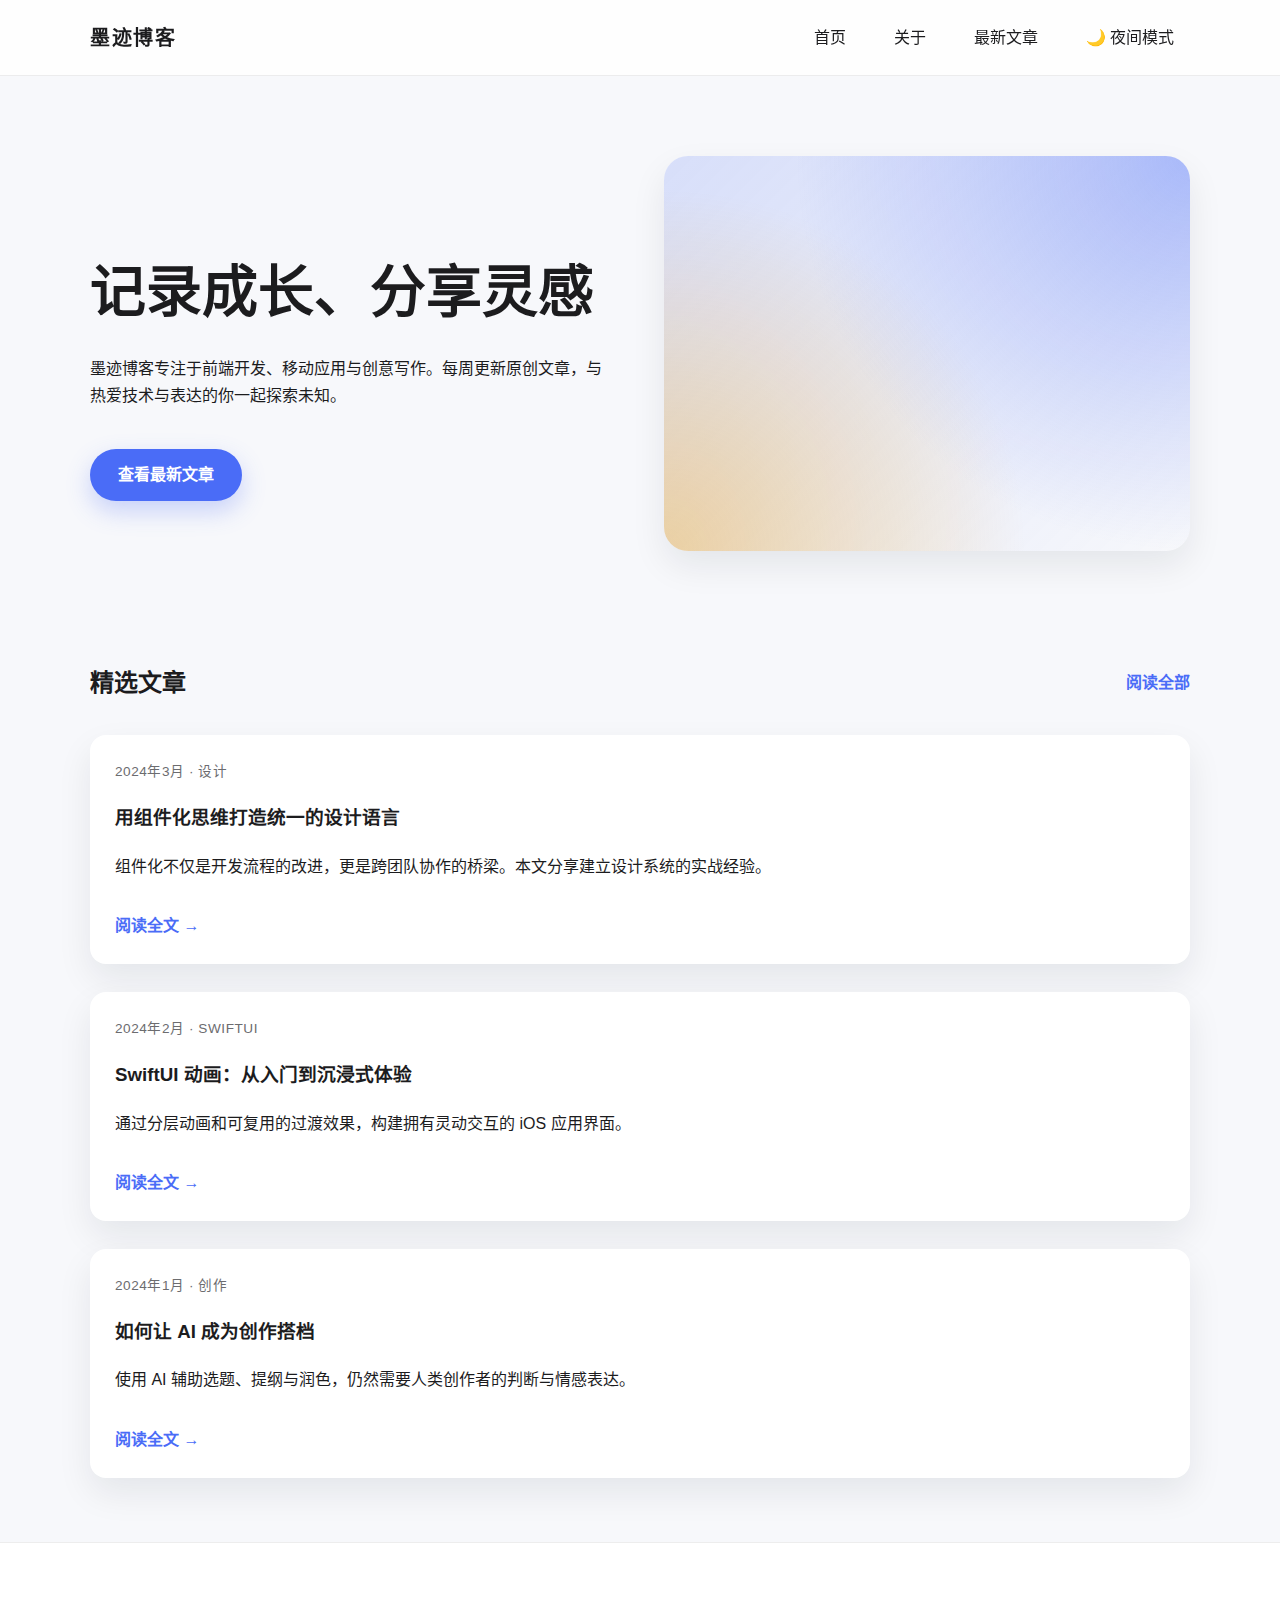
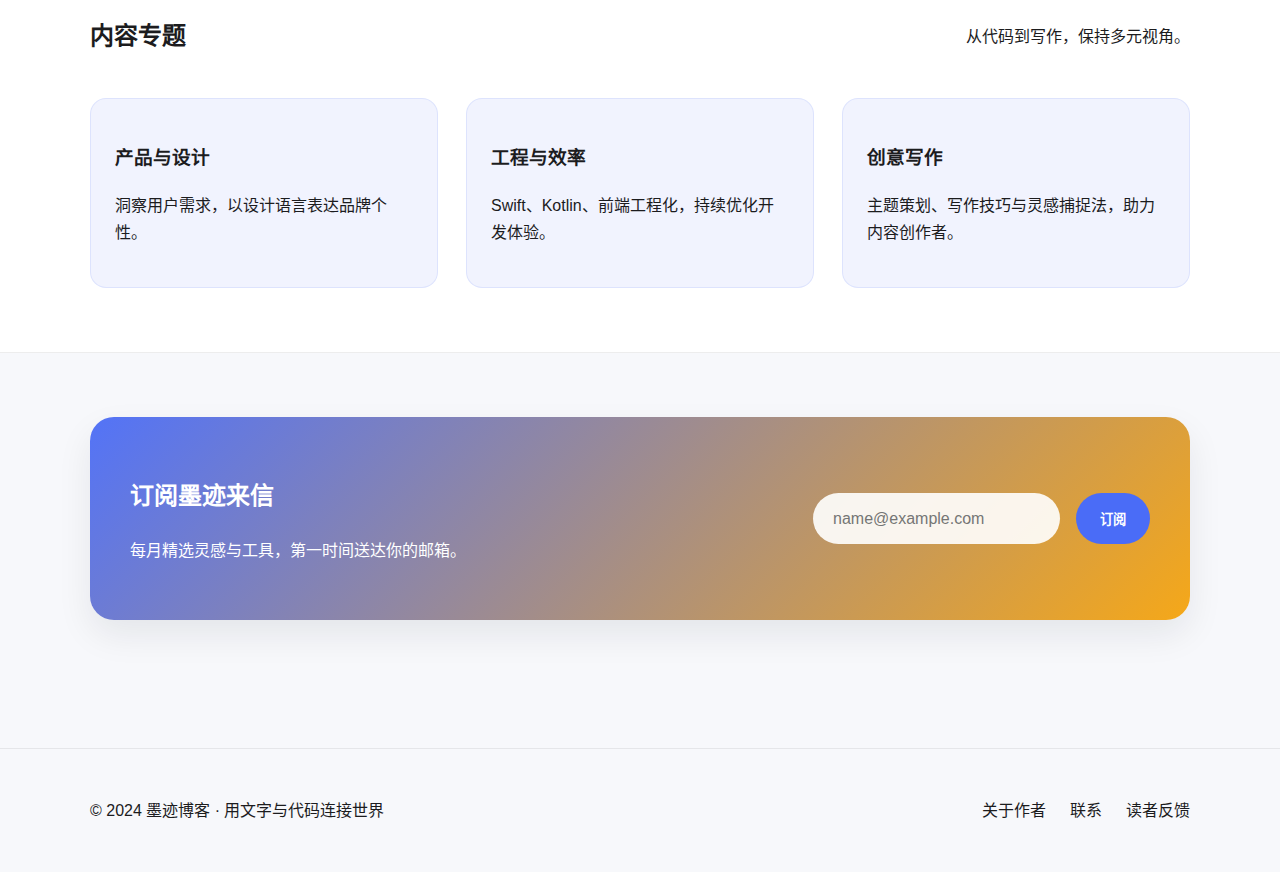
<file: BlogSite/index.html>
<!DOCTYPE html>
<html lang="zh-CN">
<head>
    <meta charset="UTF-8">
    <meta name="viewport" content="width=device-width, initial-scale=1.0">
    <title>墨迹博客 | 记录思想与灵感</title>
    <link rel="stylesheet" href="styles.css">
    <script defer src="script.js"></script>
</head>
<body>
    <header class="site-header">
        <div class="container">
            <a class="logo" href="index.html">墨迹博客</a>
            <nav class="site-nav" aria-label="主导航">
                <button class="nav-toggle" aria-expanded="false" aria-controls="primary-menu" aria-label="展开导航">
                    <span class="nav-toggle__line"></span>
                    <span class="nav-toggle__line"></span>
                    <span class="nav-toggle__line"></span>
                </button>
                <ul id="primary-menu">
                    <li><a href="index.html">首页</a></li>
                    <li><a href="about.html">关于</a></li>
                    <li><a href="post.html">最新文章</a></li>
                    <li><button id="themeToggle" type="button">🌙 夜间模式</button></li>
                </ul>
            </nav>
        </div>
    </header>

    <main>
        <section class="hero">
            <div class="container hero__content">
                <div>
                    <h1>记录成长、分享灵感</h1>
                    <p>墨迹博客专注于前端开发、移动应用与创意写作。每周更新原创文章，与热爱技术与表达的你一起探索未知。</p>
                    <a class="button" href="#latest">查看最新文章</a>
                </div>
                <div class="hero__image" role="presentation" aria-hidden="true"></div>
            </div>
        </section>

        <section id="latest" class="section">
            <div class="container">
                <div class="section__header">
                    <h2>精选文章</h2>
                    <a class="section__action" href="post.html">阅读全部</a>
                </div>
                <div class="grid">
                    <article class="card">
                        <a href="post.html#design-system">
                            <div class="card__meta">2024年3月 · 设计</div>
                            <h3>用组件化思维打造统一的设计语言</h3>
                            <p>组件化不仅是开发流程的改进，更是跨团队协作的桥梁。本文分享建立设计系统的实战经验。</p>
                            <span class="card__link">阅读全文 →</span>
                        </a>
                    </article>
                    <article class="card">
                        <a href="post.html#swiftui-effects">
                            <div class="card__meta">2024年2月 · SwiftUI</div>
                            <h3>SwiftUI 动画：从入门到沉浸式体验</h3>
                            <p>通过分层动画和可复用的过渡效果，构建拥有灵动交互的 iOS 应用界面。</p>
                            <span class="card__link">阅读全文 →</span>
                        </a>
                    </article>
                    <article class="card">
                        <a href="post.html#ai-writing">
                            <div class="card__meta">2024年1月 · 创作</div>
                            <h3>如何让 AI 成为创作搭档</h3>
                            <p>使用 AI 辅助选题、提纲与润色，仍然需要人类创作者的判断与情感表达。</p>
                            <span class="card__link">阅读全文 →</span>
                        </a>
                    </article>
                </div>
            </div>
        </section>

        <section class="section section--alt">
            <div class="container">
                <div class="section__header">
                    <h2>内容专题</h2>
                    <p>从代码到写作，保持多元视角。</p>
                </div>
                <div class="grid grid--topics">
                    <div class="topic">
                        <h3>产品与设计</h3>
                        <p>洞察用户需求，以设计语言表达品牌个性。</p>
                    </div>
                    <div class="topic">
                        <h3>工程与效率</h3>
                        <p>Swift、Kotlin、前端工程化，持续优化开发体验。</p>
                    </div>
                    <div class="topic">
                        <h3>创意写作</h3>
                        <p>主题策划、写作技巧与灵感捕捉法，助力内容创作者。</p>
                    </div>
                </div>
            </div>
        </section>

        <section class="section">
            <div class="container newsletter">
                <div>
                    <h2>订阅墨迹来信</h2>
                    <p>每月精选灵感与工具，第一时间送达你的邮箱。</p>
                </div>
                <form class="newsletter__form" action="#" method="post">
                    <label class="sr-only" for="email">邮箱地址</label>
                    <input id="email" name="email" type="email" placeholder="name@example.com" required>
                    <button type="submit">订阅</button>
                </form>
            </div>
        </section>
    </main>

    <footer class="site-footer">
        <div class="container site-footer__content">
            <p>© 2024 墨迹博客 · 用文字与代码连接世界</p>
            <div class="site-footer__links">
                <a href="about.html">关于作者</a>
                <a href="mailto:hello@example.com">联系</a>
                <a href="post.html#comments">读者反馈</a>
            </div>
        </div>
    </footer>
</body>
</html>
</file>
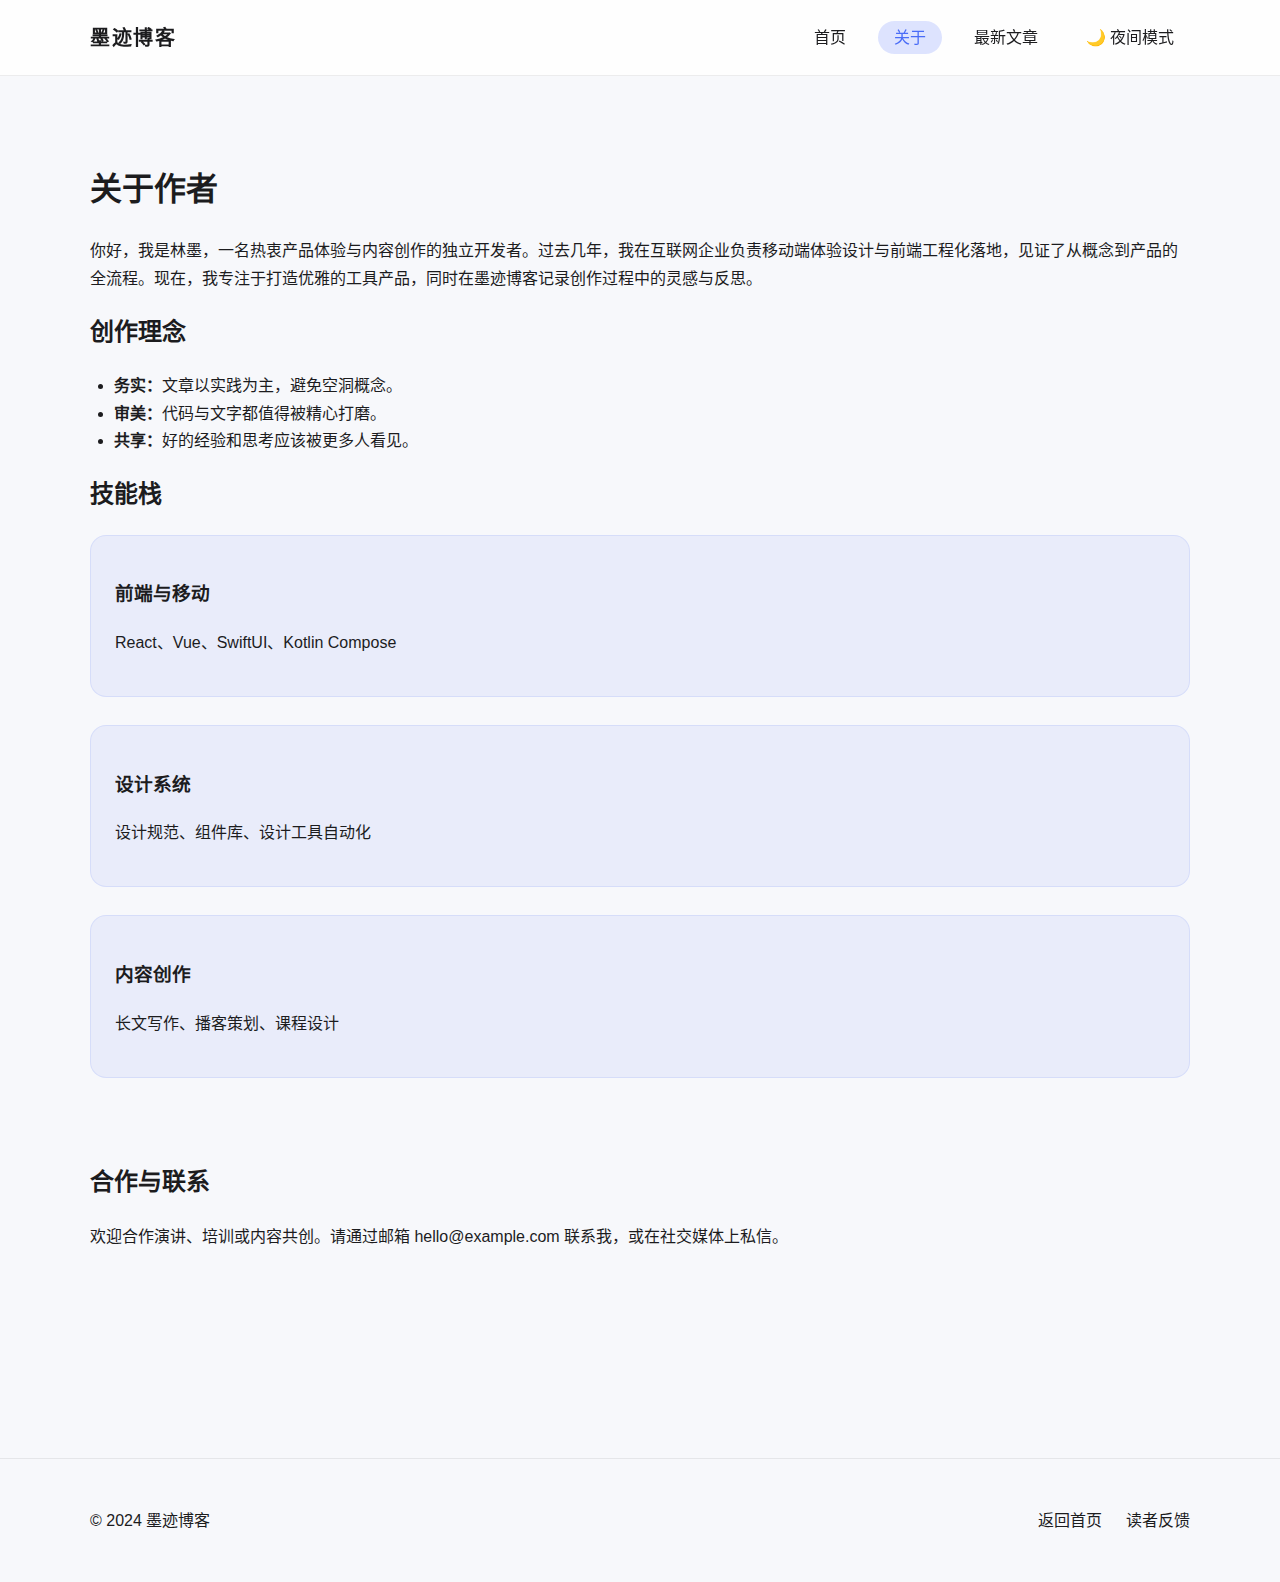
<file: BlogSite/about.html>
<!DOCTYPE html>
<html lang="zh-CN">
<head>
    <meta charset="UTF-8">
    <meta name="viewport" content="width=device-width, initial-scale=1.0">
    <title>关于墨迹博客</title>
    <link rel="stylesheet" href="styles.css">
    <script defer src="script.js"></script>
</head>
<body>
    <header class="site-header">
        <div class="container">
            <a class="logo" href="index.html">墨迹博客</a>
            <nav class="site-nav" aria-label="主导航">
                <button class="nav-toggle" aria-expanded="false" aria-controls="primary-menu" aria-label="展开导航">
                    <span class="nav-toggle__line"></span>
                    <span class="nav-toggle__line"></span>
                    <span class="nav-toggle__line"></span>
                </button>
                <ul id="primary-menu">
                    <li><a href="index.html">首页</a></li>
                    <li><a class="is-active" href="about.html">关于</a></li>
                    <li><a href="post.html">最新文章</a></li>
                    <li><button id="themeToggle" type="button">🌙 夜间模式</button></li>
                </ul>
            </nav>
        </div>
    </header>

    <main class="section">
        <div class="container">
            <h1>关于作者</h1>
            <p>你好，我是林墨，一名热衷产品体验与内容创作的独立开发者。过去几年，我在互联网企业负责移动端体验设计与前端工程化落地，见证了从概念到产品的全流程。现在，我专注于打造优雅的工具产品，同时在墨迹博客记录创作过程中的灵感与反思。</p>

            <h2>创作理念</h2>
            <ul class="list">
                <li><strong>务实：</strong>文章以实践为主，避免空洞概念。</li>
                <li><strong>审美：</strong>代码与文字都值得被精心打磨。</li>
                <li><strong>共享：</strong>好的经验和思考应该被更多人看见。</li>
            </ul>

            <h2>技能栈</h2>
            <div class="grid grid--skills">
                <div class="skill">
                    <h3>前端与移动</h3>
                    <p>React、Vue、SwiftUI、Kotlin Compose</p>
                </div>
                <div class="skill">
                    <h3>设计系统</h3>
                    <p>设计规范、组件库、设计工具自动化</p>
                </div>
                <div class="skill">
                    <h3>内容创作</h3>
                    <p>长文写作、播客策划、课程设计</p>
                </div>
            </div>

            <section class="section">
                <h2>合作与联系</h2>
                <p>欢迎合作演讲、培训或内容共创。请通过邮箱 <a href="mailto:hello@example.com">hello@example.com</a> 联系我，或在社交媒体上私信。</p>
            </section>
        </div>
    </main>

    <footer class="site-footer">
        <div class="container site-footer__content">
            <p>© 2024 墨迹博客</p>
            <div class="site-footer__links">
                <a href="index.html">返回首页</a>
                <a href="post.html#comments">读者反馈</a>
            </div>
        </div>
    </footer>
</body>
</html>
</file>
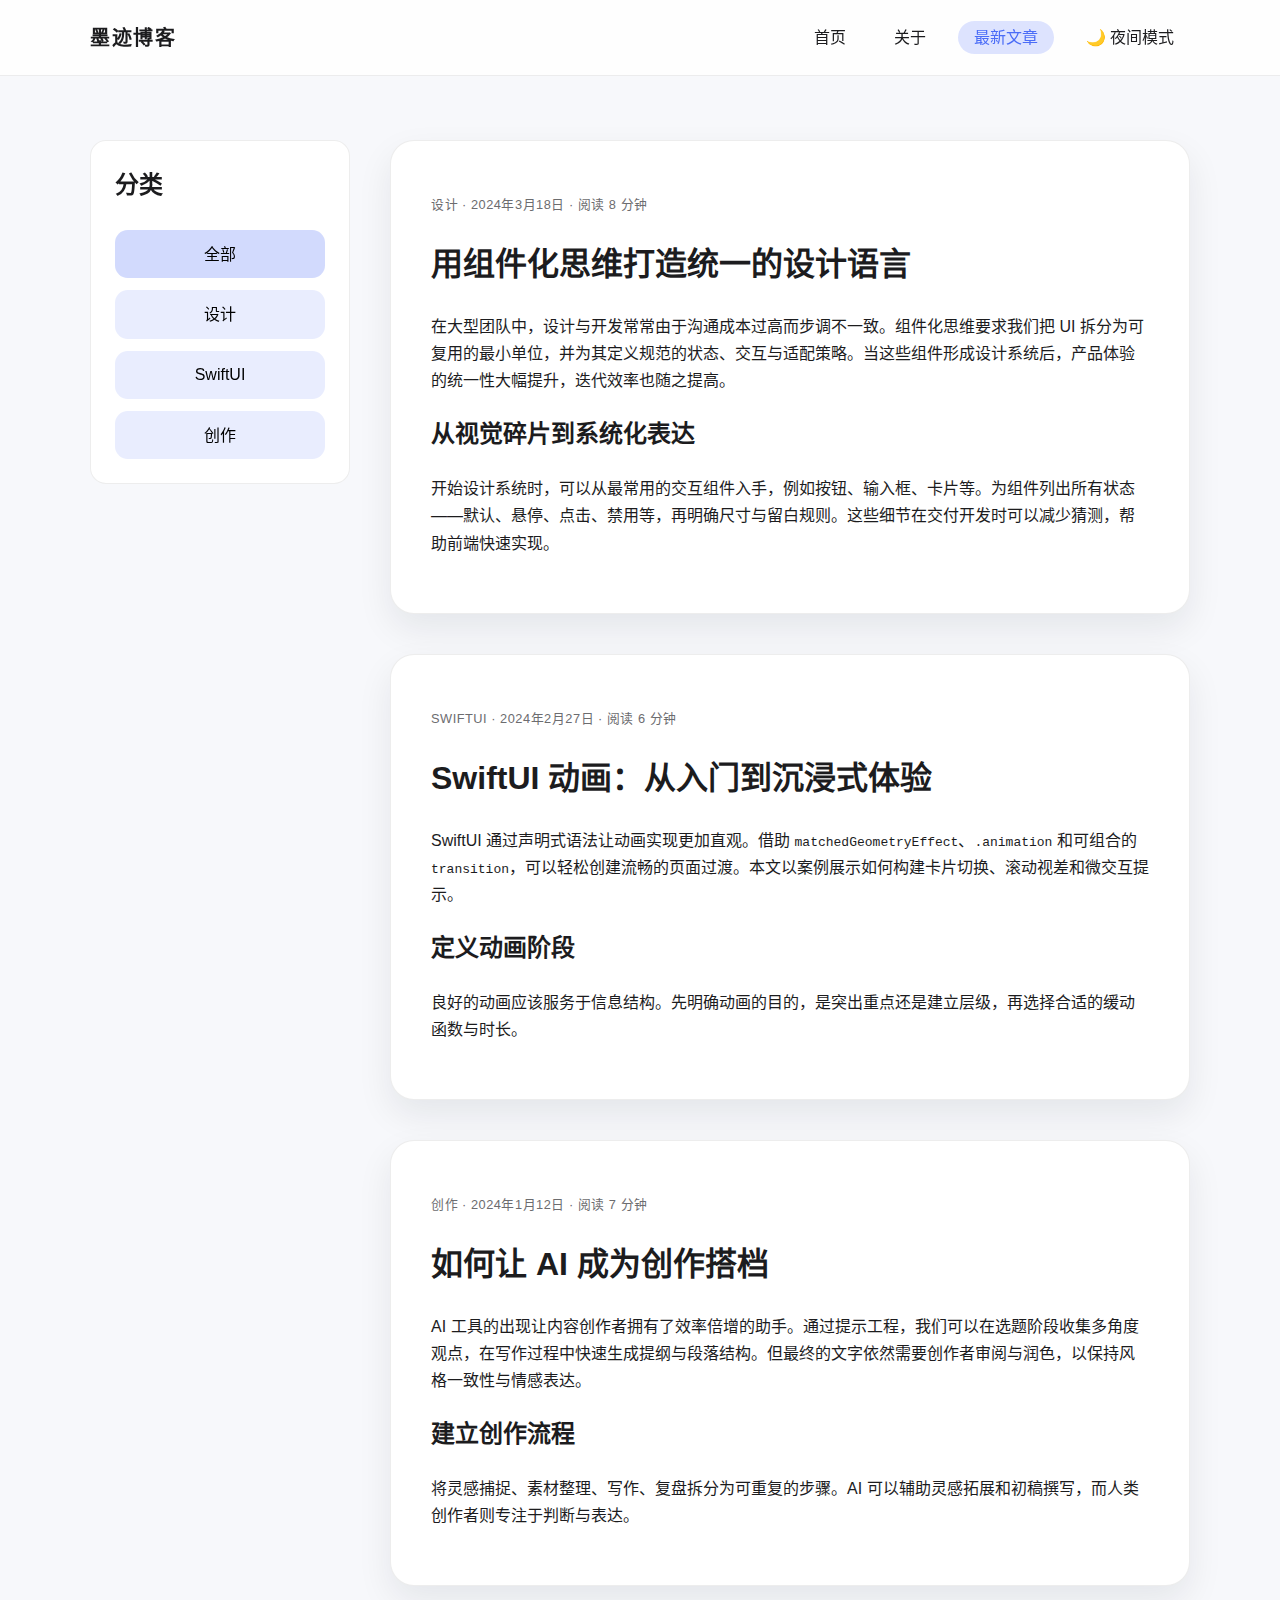
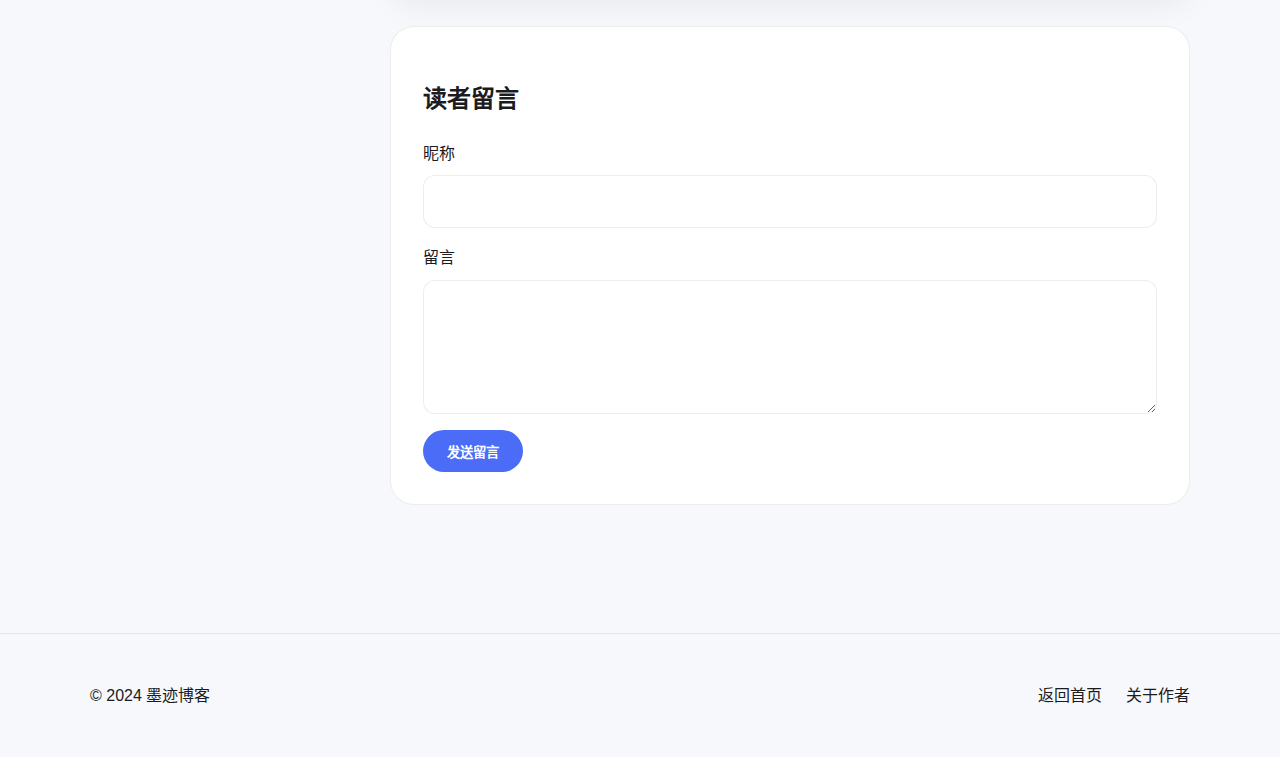
<file: BlogSite/post.html>
<!DOCTYPE html>
<html lang="zh-CN">
<head>
    <meta charset="UTF-8">
    <meta name="viewport" content="width=device-width, initial-scale=1.0">
    <title>文章合集 - 墨迹博客</title>
    <link rel="stylesheet" href="styles.css">
    <script defer src="script.js"></script>
</head>
<body>
    <header class="site-header">
        <div class="container">
            <a class="logo" href="index.html">墨迹博客</a>
            <nav class="site-nav" aria-label="主导航">
                <button class="nav-toggle" aria-expanded="false" aria-controls="primary-menu" aria-label="展开导航">
                    <span class="nav-toggle__line"></span>
                    <span class="nav-toggle__line"></span>
                    <span class="nav-toggle__line"></span>
                </button>
                <ul id="primary-menu">
                    <li><a href="index.html">首页</a></li>
                    <li><a href="about.html">关于</a></li>
                    <li><a class="is-active" href="post.html">最新文章</a></li>
                    <li><button id="themeToggle" type="button">🌙 夜间模式</button></li>
                </ul>
            </nav>
        </div>
    </header>

    <main class="section">
        <div class="container posts">
            <aside class="posts__sidebar" aria-label="文章分类">
                <h2>分类</h2>
                <ul>
                    <li><button class="filter-button is-active" data-filter="all">全部</button></li>
                    <li><button class="filter-button" data-filter="design">设计</button></li>
                    <li><button class="filter-button" data-filter="swiftui">SwiftUI</button></li>
                    <li><button class="filter-button" data-filter="creative">创作</button></li>
                </ul>
            </aside>

            <section class="posts__content">
                <article id="design-system" class="post" data-category="design">
                    <header>
                        <p class="post__meta">设计 · 2024年3月18日 · 阅读 8 分钟</p>
                        <h1>用组件化思维打造统一的设计语言</h1>
                    </header>
                    <p>在大型团队中，设计与开发常常由于沟通成本过高而步调不一致。组件化思维要求我们把 UI 拆分为可复用的最小单位，并为其定义规范的状态、交互与适配策略。当这些组件形成设计系统后，产品体验的统一性大幅提升，迭代效率也随之提高。</p>
                    <h2>从视觉碎片到系统化表达</h2>
                    <p>开始设计系统时，可以从最常用的交互组件入手，例如按钮、输入框、卡片等。为组件列出所有状态——默认、悬停、点击、禁用等，再明确尺寸与留白规则。这些细节在交付开发时可以减少猜测，帮助前端快速实现。</p>
                </article>

                <article id="swiftui-effects" class="post" data-category="swiftui">
                    <header>
                        <p class="post__meta">SwiftUI · 2024年2月27日 · 阅读 6 分钟</p>
                        <h1>SwiftUI 动画：从入门到沉浸式体验</h1>
                    </header>
                    <p>SwiftUI 通过声明式语法让动画实现更加直观。借助 <code>matchedGeometryEffect</code>、<code>.animation</code> 和可组合的 <code>transition</code>，可以轻松创建流畅的页面过渡。本文以案例展示如何构建卡片切换、滚动视差和微交互提示。</p>
                    <h2>定义动画阶段</h2>
                    <p>良好的动画应该服务于信息结构。先明确动画的目的，是突出重点还是建立层级，再选择合适的缓动函数与时长。</p>
                </article>

                <article id="ai-writing" class="post" data-category="creative">
                    <header>
                        <p class="post__meta">创作 · 2024年1月12日 · 阅读 7 分钟</p>
                        <h1>如何让 AI 成为创作搭档</h1>
                    </header>
                    <p>AI 工具的出现让内容创作者拥有了效率倍增的助手。通过提示工程，我们可以在选题阶段收集多角度观点，在写作过程中快速生成提纲与段落结构。但最终的文字依然需要创作者审阅与润色，以保持风格一致性与情感表达。</p>
                    <h2>建立创作流程</h2>
                    <p>将灵感捕捉、素材整理、写作、复盘拆分为可重复的步骤。AI 可以辅助灵感拓展和初稿撰写，而人类创作者则专注于判断与表达。</p>
                </article>

                <section id="comments" class="comments">
                    <h2>读者留言</h2>
                    <form class="comments__form" action="#" method="post">
                        <div class="field">
                            <label for="name">昵称</label>
                            <input id="name" name="name" type="text" required>
                        </div>
                        <div class="field">
                            <label for="message">留言</label>
                            <textarea id="message" name="message" rows="4" required></textarea>
                        </div>
                        <button type="submit">发送留言</button>
                    </form>
                </section>
            </section>
        </div>
    </main>

    <footer class="site-footer">
        <div class="container site-footer__content">
            <p>© 2024 墨迹博客</p>
            <div class="site-footer__links">
                <a href="index.html">返回首页</a>
                <a href="about.html">关于作者</a>
            </div>
        </div>
    </footer>
</body>
</html>
</file>
<file: BlogSite/styles.css>
:root {
    color-scheme: light dark;
    --color-bg: #f7f8fb;
    --color-surface: #ffffff;
    --color-text: #1c1c1e;
    --color-subtle: #6c6c6f;
    --color-primary: #4a6cf7;
    --color-accent: #f59f00;
    --color-border: rgba(28, 28, 30, 0.08);
    --shadow-soft: 0 15px 35px rgba(15, 23, 42, 0.08);
}

body.dark {
    --color-bg: #0f172a;
    --color-surface: #15213b;
    --color-text: #e5edff;
    --color-subtle: #9fb3d9;
    --color-border: rgba(148, 163, 184, 0.18);
    --shadow-soft: 0 15px 35px rgba(15, 23, 42, 0.42);
}

* {
    box-sizing: border-box;
}

body {
    margin: 0;
    font-family: "SF Pro Display", "PingFang SC", "Microsoft YaHei", sans-serif;
    background: var(--color-bg);
    color: var(--color-text);
    line-height: 1.7;
    transition: background 0.3s ease, color 0.3s ease;
}

a {
    color: inherit;
    text-decoration: none;
}

a:hover,
a:focus {
    color: var(--color-primary);
}

img {
    max-width: 100%;
    display: block;
}

.container {
    width: min(1100px, 92vw);
    margin: 0 auto;
}

.site-header {
    position: sticky;
    top: 0;
    z-index: 100;
    background: rgba(255, 255, 255, 0.8);
    backdrop-filter: blur(16px);
    border-bottom: 1px solid var(--color-border);
}

body.dark .site-header {
    background: rgba(21, 33, 59, 0.85);
}

.logo {
    font-weight: 700;
    font-size: 1.25rem;
    letter-spacing: 0.08em;
}

.site-header .container {
    display: flex;
    justify-content: space-between;
    align-items: center;
    padding: 1rem 0;
}

.site-nav ul {
    display: flex;
    gap: 1rem;
    align-items: center;
    list-style: none;
    margin: 0;
    padding: 0;
}

.site-nav a,
.site-nav button {
    padding: 0.5rem 1rem;
    border-radius: 999px;
    border: none;
    background: none;
    font: inherit;
    cursor: pointer;
    color: inherit;
    transition: background 0.2s ease;
}

.site-nav a:hover,
.site-nav button:hover,
.site-nav a:focus,
.site-nav button:focus {
    background: rgba(74, 108, 247, 0.12);
}

.site-nav .is-active {
    background: rgba(74, 108, 247, 0.18);
    color: var(--color-primary);
}

.nav-toggle {
    display: none;
    flex-direction: column;
    gap: 0.3rem;
    background: none;
    padding: 0.75rem;
}

.nav-toggle__line {
    width: 1.5rem;
    height: 0.12rem;
    background: currentColor;
}

.hero {
    padding: 5rem 0 3rem;
}

.hero__content {
    display: grid;
    grid-template-columns: repeat(auto-fit, minmax(260px, 1fr));
    align-items: center;
    gap: 3rem;
}

.hero__image {
    width: 100%;
    aspect-ratio: 4 / 3;
    background: radial-gradient(circle at top right, rgba(74, 108, 247, 0.4), transparent 60%),
        radial-gradient(circle at bottom left, rgba(245, 159, 0, 0.35), transparent 55%),
        linear-gradient(135deg, rgba(74, 108, 247, 0.18), rgba(255, 255, 255, 0));
    border-radius: 1.5rem;
    box-shadow: var(--shadow-soft);
}

.hero h1 {
    font-size: clamp(2.5rem, 5vw, 3.5rem);
    margin-bottom: 1rem;
}

.hero p {
    max-width: 32rem;
}

.button {
    display: inline-block;
    margin-top: 1.5rem;
    padding: 0.75rem 1.75rem;
    background: var(--color-primary);
    color: #fff;
    border-radius: 999px;
    font-weight: 600;
    box-shadow: 0 10px 25px rgba(74, 108, 247, 0.28);
    transition: transform 0.2s ease, box-shadow 0.2s ease;
}

.button:hover,
.button:focus {
    transform: translateY(-2px);
    box-shadow: 0 18px 35px rgba(74, 108, 247, 0.35);
}

.section {
    padding: 4rem 0;
}

.section--alt {
    background: var(--color-surface);
    border-top: 1px solid var(--color-border);
    border-bottom: 1px solid var(--color-border);
}

.section__header {
    display: flex;
    justify-content: space-between;
    align-items: center;
    gap: 1rem;
    margin-bottom: 2rem;
}

.section__header h2 {
    margin: 0;
}

.section__action {
    font-weight: 600;
    color: var(--color-primary);
}

.grid {
    display: grid;
    gap: 1.75rem;
}

.grid--topics {
    grid-template-columns: repeat(auto-fit, minmax(220px, 1fr));
}

.card {
    background: var(--color-surface);
    border-radius: 1rem;
    padding: 1.5rem;
    box-shadow: var(--shadow-soft);
    border: 1px solid transparent;
    transition: transform 0.2s ease, box-shadow 0.2s ease, border-color 0.2s ease;
}

.card:hover,
.card:focus-within {
    transform: translateY(-4px);
    box-shadow: 0 18px 40px rgba(15, 23, 42, 0.12);
    border-color: rgba(74, 108, 247, 0.28);
}

.card__meta {
    color: var(--color-subtle);
    font-size: 0.85rem;
    letter-spacing: 0.04em;
    text-transform: uppercase;
}

.card__link {
    display: inline-flex;
    align-items: center;
    gap: 0.3rem;
    font-weight: 600;
    color: var(--color-primary);
    margin-top: 1rem;
}

.topic,
.skill {
    background: rgba(74, 108, 247, 0.08);
    padding: 1.5rem;
    border-radius: 1rem;
    border: 1px solid rgba(74, 108, 247, 0.12);
}

body.dark .topic,
body.dark .skill {
    background: rgba(74, 108, 247, 0.18);
}

.newsletter {
    display: flex;
    align-items: center;
    justify-content: space-between;
    gap: 2rem;
    background: linear-gradient(135deg, rgba(74, 108, 247, 0.95), rgba(245, 159, 0, 0.9));
    color: #fff;
    padding: 2.5rem;
    border-radius: 1.5rem;
    box-shadow: var(--shadow-soft);
}

.newsletter__form {
    display: flex;
    gap: 1rem;
    flex-wrap: wrap;
}

.newsletter input {
    padding: 0.75rem 1.25rem;
    border-radius: 999px;
    border: none;
    min-width: 220px;
}

.newsletter button {
    padding: 0.75rem 1.5rem;
    border-radius: 999px;
    border: none;
    background: #1f2937;
    color: #fff;
    font-weight: 600;
    cursor: pointer;
}

.posts {
    display: grid;
    grid-template-columns: 260px 1fr;
    gap: 2.5rem;
}

.posts__sidebar {
    position: sticky;
    top: 5.5rem;
    align-self: start;
    background: var(--color-surface);
    padding: 1.5rem;
    border-radius: 1rem;
    border: 1px solid var(--color-border);
}

.posts__sidebar h2 {
    margin-top: 0;
}

.posts__sidebar ul {
    list-style: none;
    padding: 0;
    margin: 1.5rem 0 0;
    display: grid;
    gap: 0.75rem;
}

.filter-button {
    width: 100%;
    padding: 0.6rem 1rem;
    border-radius: 0.8rem;
    border: 1px solid transparent;
    background: rgba(74, 108, 247, 0.12);
    cursor: pointer;
    font: inherit;
    transition: background 0.2s ease, border-color 0.2s ease;
}

.filter-button:hover,
.filter-button:focus {
    border-color: rgba(74, 108, 247, 0.45);
}

.filter-button.is-active {
    background: rgba(74, 108, 247, 0.25);
}

.post {
    background: var(--color-surface);
    padding: 2.5rem;
    border-radius: 1.5rem;
    box-shadow: var(--shadow-soft);
    border: 1px solid var(--color-border);
    margin-bottom: 2.5rem;
}

.post__meta {
    color: var(--color-subtle);
    margin-bottom: 0.75rem;
    letter-spacing: 0.04em;
    text-transform: uppercase;
    font-size: 0.8rem;
}

.comments {
    background: var(--color-surface);
    border-radius: 1.5rem;
    padding: 2rem;
    border: 1px solid var(--color-border);
}

.comments__form {
    display: grid;
    gap: 1rem;
}

.field {
    display: grid;
    gap: 0.5rem;
}

input,
textarea {
    padding: 0.75rem 1rem;
    border-radius: 0.75rem;
    border: 1px solid var(--color-border);
    background: rgba(255, 255, 255, 0.9);
    font: inherit;
}

textarea {
    resize: vertical;
}

button[type="submit"] {
    justify-self: start;
    padding: 0.7rem 1.5rem;
    border-radius: 999px;
    border: none;
    background: var(--color-primary);
    color: #fff;
    font-weight: 600;
    cursor: pointer;
}

.site-footer {
    border-top: 1px solid var(--color-border);
    padding: 2rem 0;
    margin-top: 4rem;
}

.site-footer__content {
    display: flex;
    justify-content: space-between;
    align-items: center;
    flex-wrap: wrap;
    gap: 1rem;
}

.site-footer__links {
    display: flex;
    gap: 1.5rem;
}

.list {
    padding-left: 1.5rem;
}

.sr-only {
    position: absolute;
    width: 1px;
    height: 1px;
    padding: 0;
    margin: -1px;
    overflow: hidden;
    clip: rect(0, 0, 0, 0);
    border: 0;
}

@media (max-width: 900px) {
    .newsletter {
        flex-direction: column;
        align-items: stretch;
    }

    .posts {
        grid-template-columns: 1fr;
    }

    .posts__sidebar {
        position: static;
        display: flex;
        flex-wrap: wrap;
        gap: 0.75rem;
    }

    .posts__sidebar ul {
        display: flex;
        flex-wrap: wrap;
        gap: 0.75rem;
    }

    .filter-button {
        flex: 1;
    }
}

@media (max-width: 720px) {
    .site-nav ul {
        position: absolute;
        inset: 100% 1rem auto;
        background: var(--color-surface);
        border-radius: 1rem;
        border: 1px solid var(--color-border);
        padding: 1rem;
        box-shadow: var(--shadow-soft);
        flex-direction: column;
        align-items: stretch;
        gap: 0.5rem;
        opacity: 0;
        pointer-events: none;
        transform: translateY(-10px);
        transition: opacity 0.25s ease, transform 0.25s ease;
    }

    .site-nav ul.is-open {
        opacity: 1;
        pointer-events: auto;
        transform: translateY(0);
    }

    .nav-toggle {
        display: inline-flex;
    }
}

@media (max-width: 600px) {
    .hero {
        padding: 4rem 0 2rem;
    }

    .card,
    .newsletter,
    .post {
        padding: 1.5rem;
    }
}
</file>
